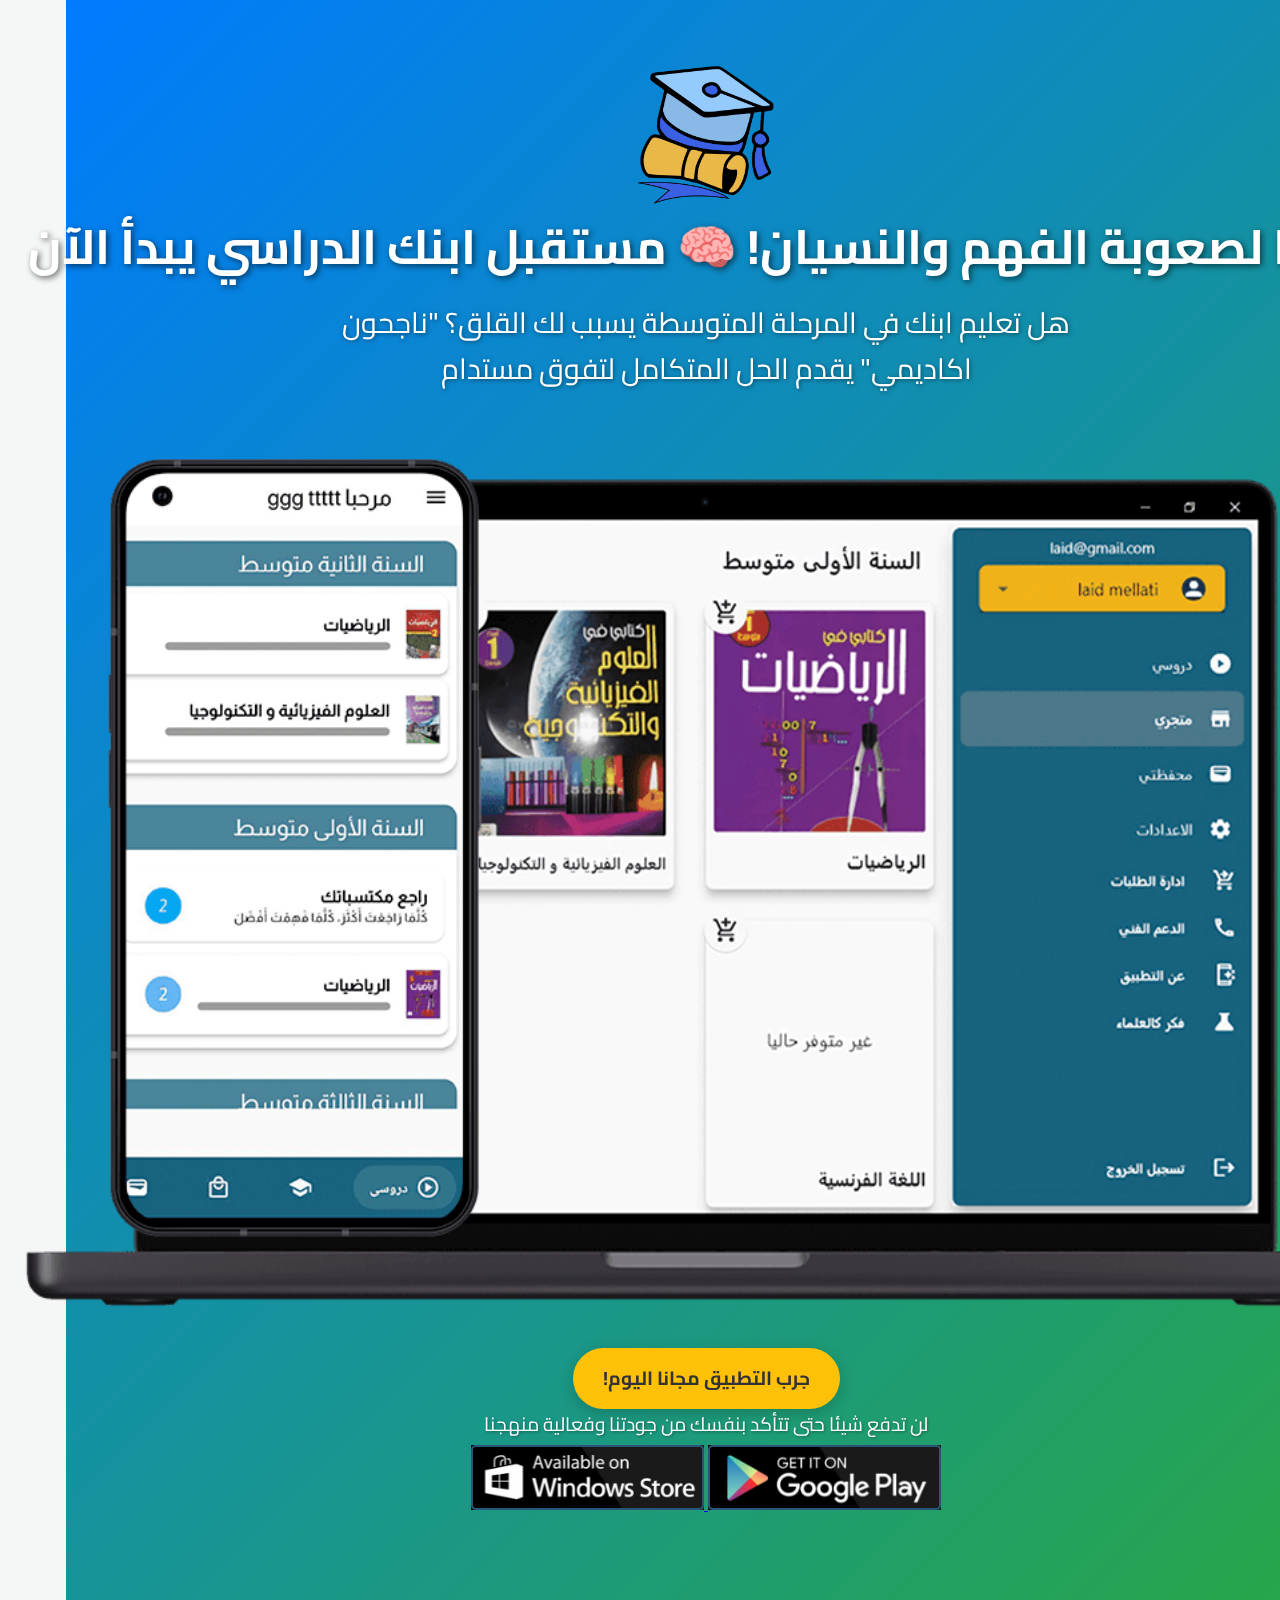
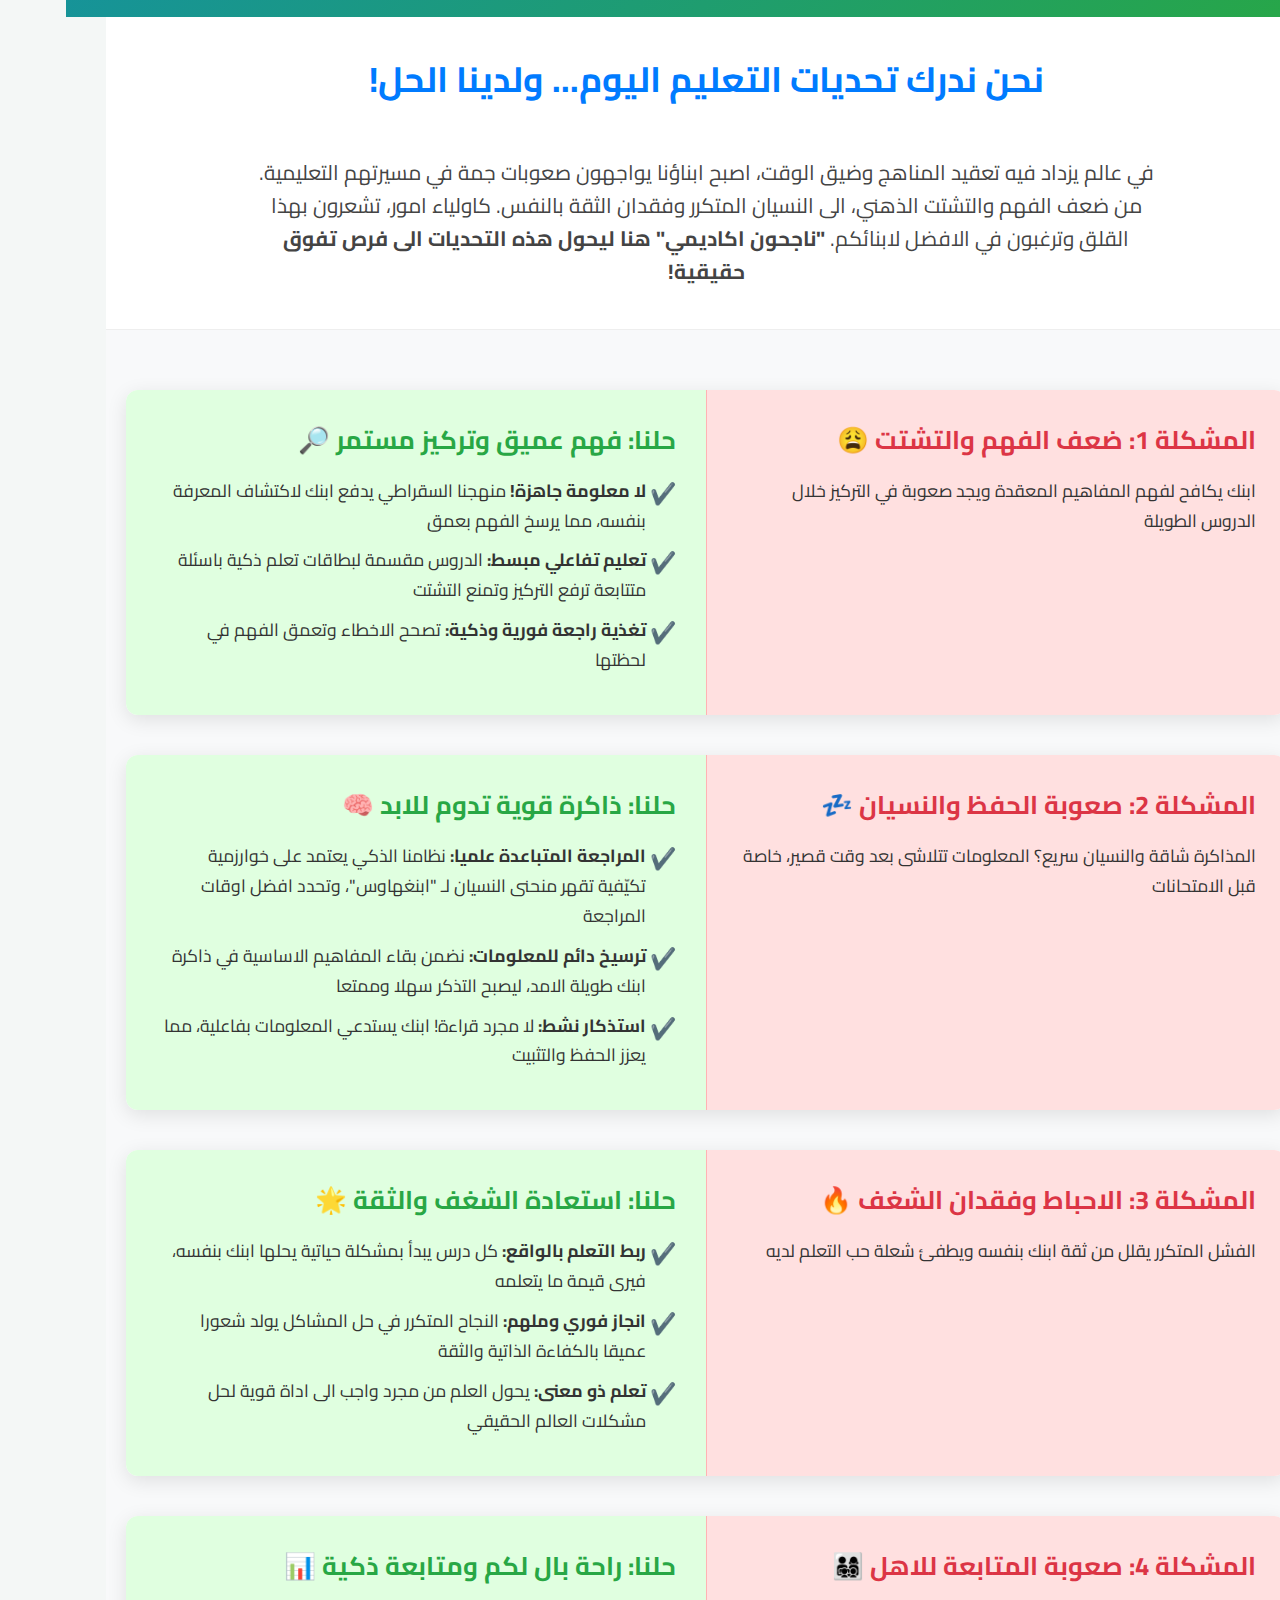
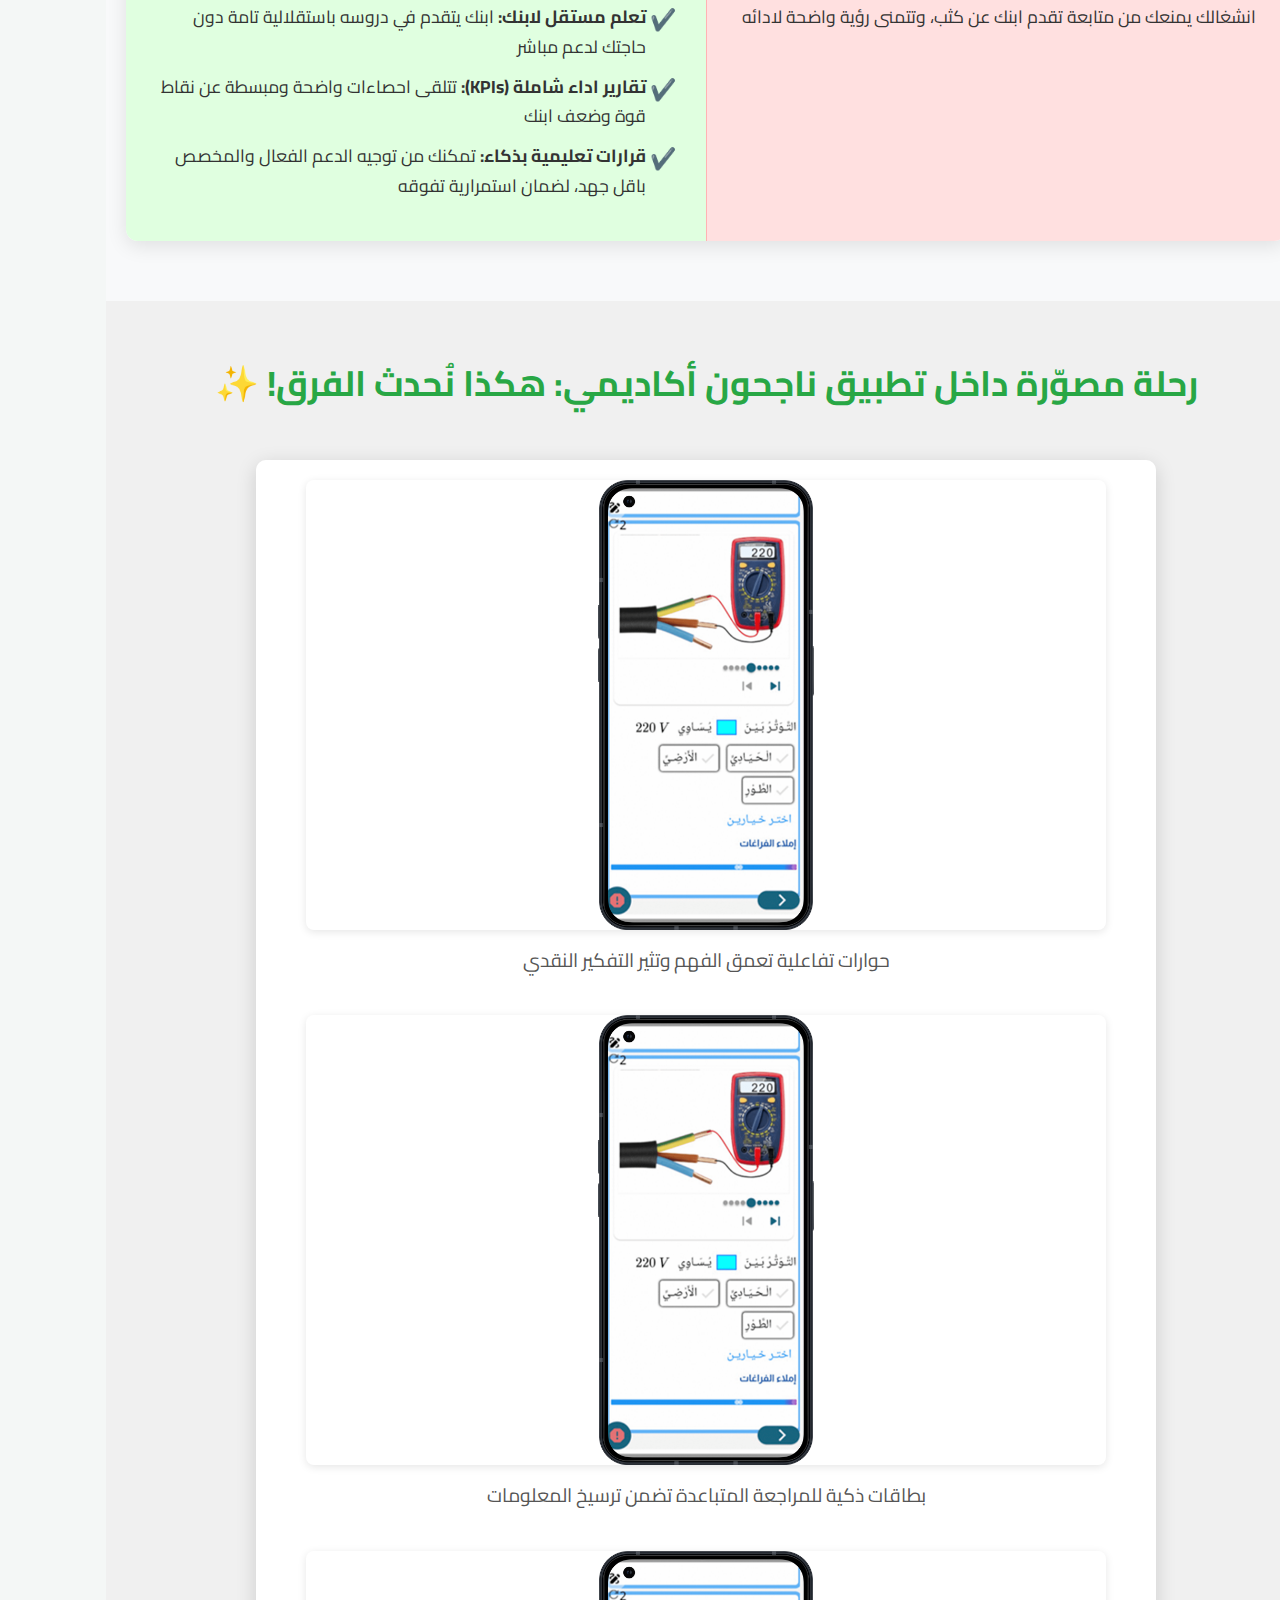
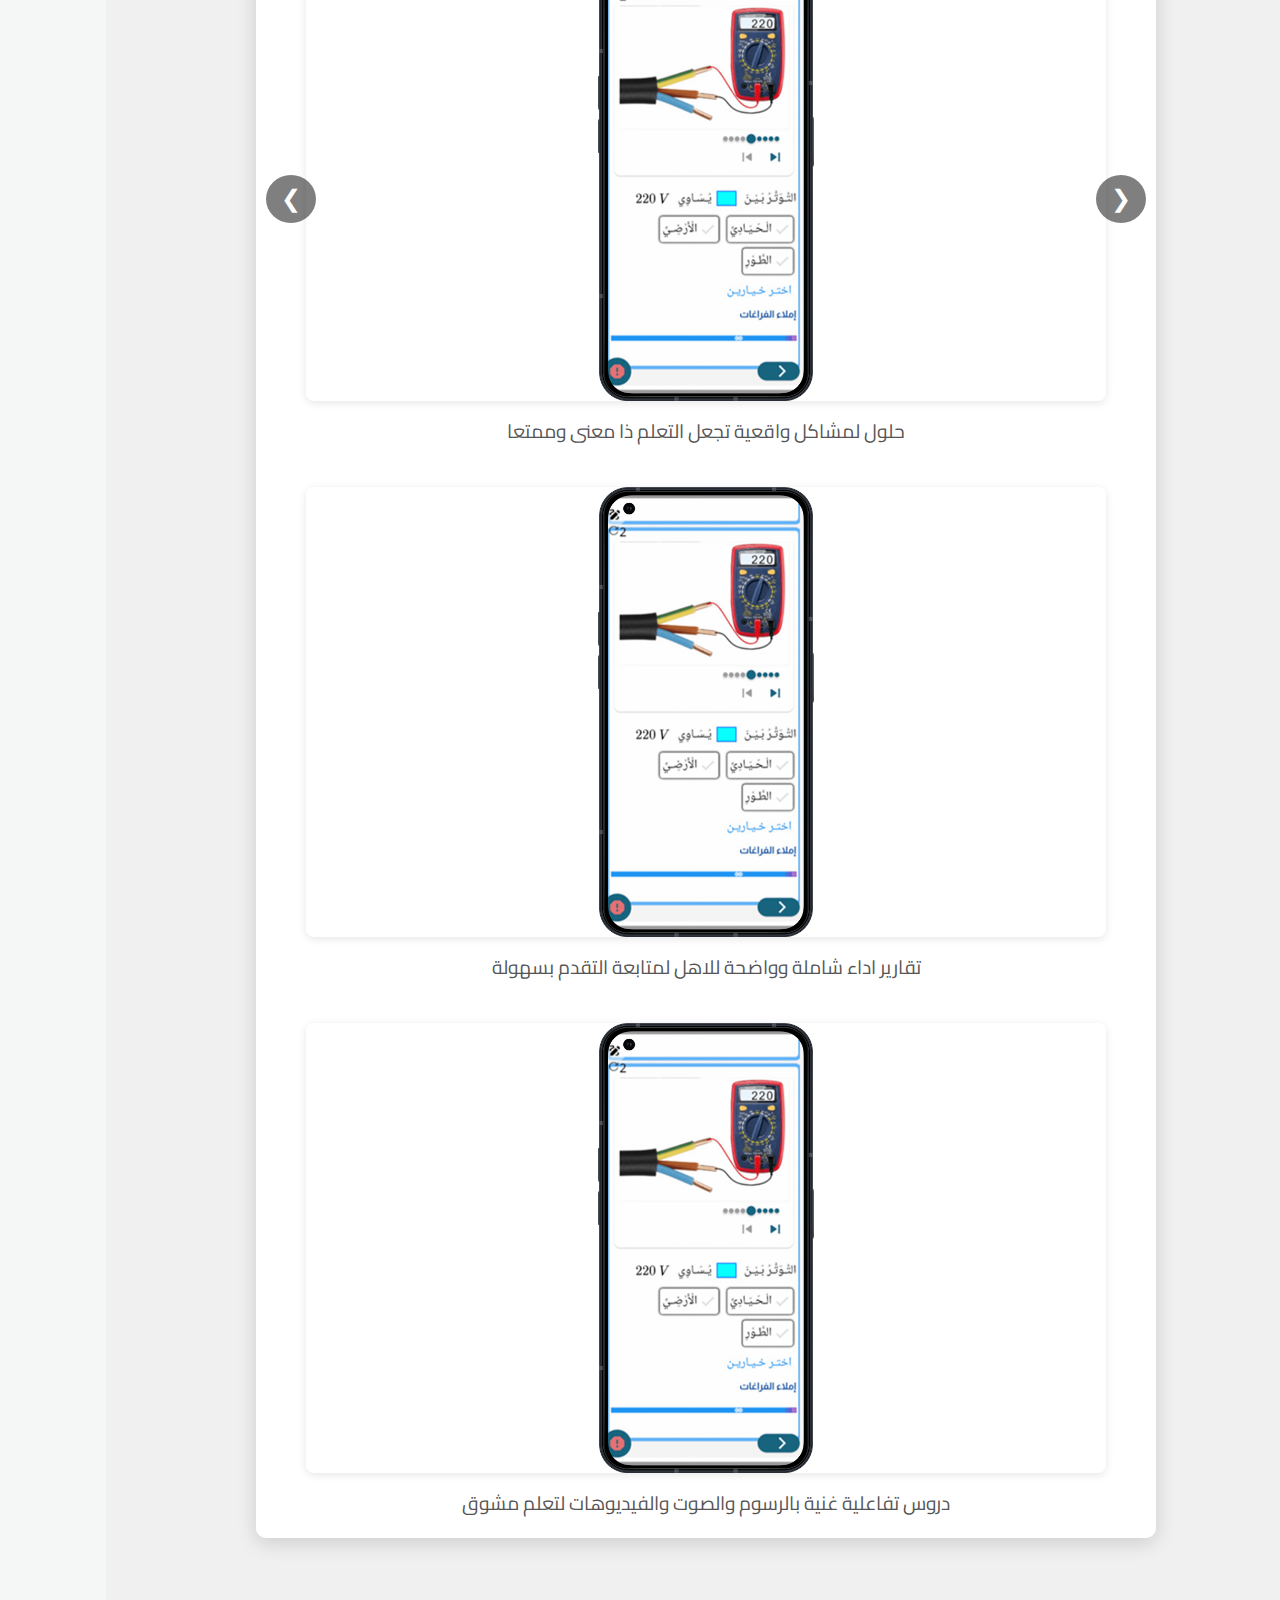
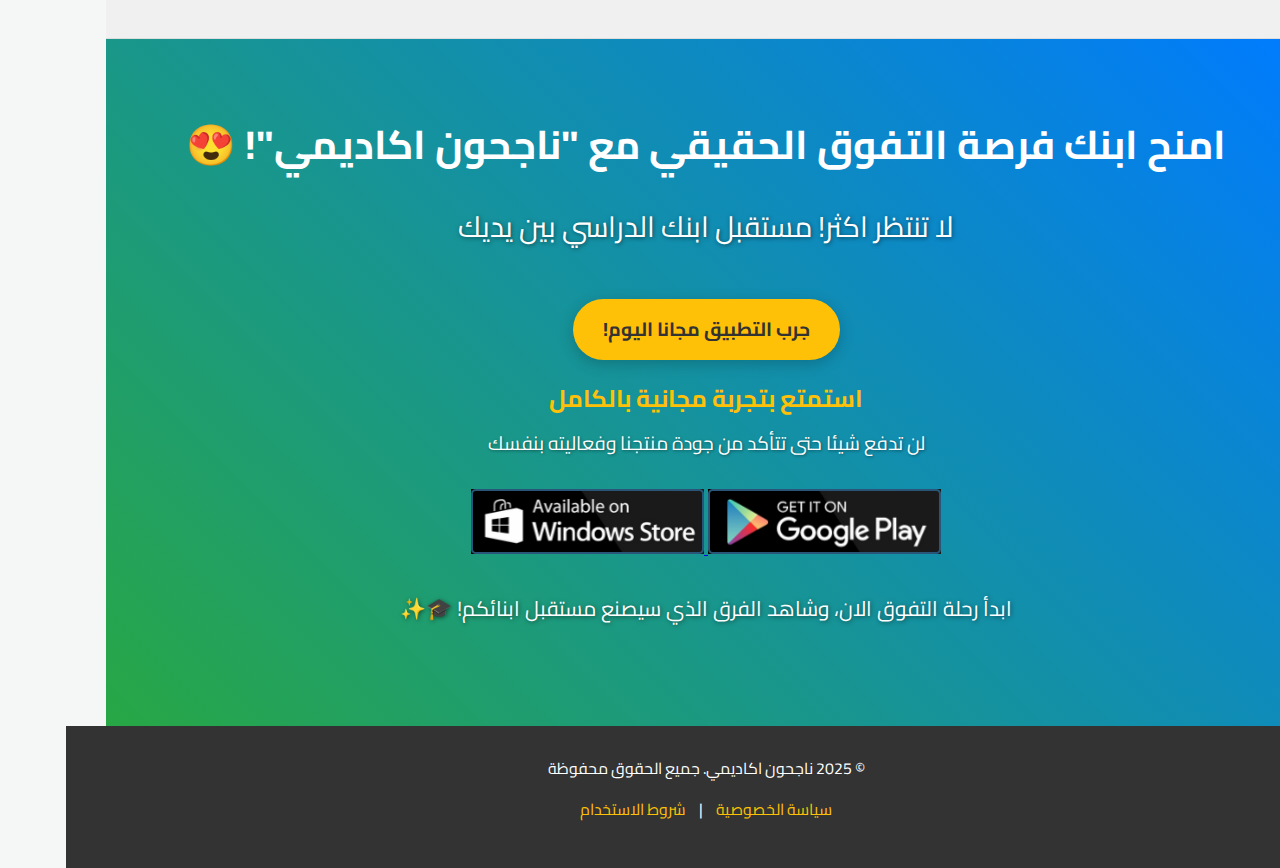
<file: index.html>
<!DOCTYPE html>
<html lang="ar" dir="rtl">

<head>
    <meta charset="UTF-8">
    <meta name="viewport" content="width=device-width, initial-scale=1.0">
    <title>ناجحون اكاديمي - مستقبلك الدراسي يبدأ هنا!</title>
    <meta name="description"
        content="اكتشف ناجحون اكاديمي: الحل المتكامل لطلاب المرحلة المتوسطة لمشاكل ضعف الفهم، صعوبة الحفظ، والنسيان. تعلم مستقل، ذاكرة قوية، شغف متجدد، ومتابعة ذكية للاهل. جرب التطبيق مجاناً الآن وامنح ابنك فرصة التفوق الحقيقي!">

    <!-- Open Graph / Facebook Meta Tags -->
    <meta property="og:type" content="website">
    <meta property="og:url" content="https://yourusername.github.io/najehoon-academy-landing/">
    <meta property="og:title" content="ناجحون اكاديمي - مستقبلك الدراسي يبدأ هنا!">
    <meta property="og:description"
        content="اكتشف ناجحون اكاديمي: الحل المتكامل لطلاب المرحلة المتوسطة لمشاكل ضعف الفهم، صعوبة الحفظ، والنسيان. تعلم مستقل، ذاكرة قوية، شغف متجدد، ومتابعة ذكية للاهل. جرب التطبيق مجاناً الآن وامنح ابنك فرصة التفوق الحقيقي!">
    <meta property="og:image" content="assets/images/najehoon_academy_og_hero_image.png">

    <!-- Twitter Meta Tags -->
    <meta property="twitter:card" content="summary_large_image">
    <meta property="twitter:url" content="https://yourusername.github.io/najehoon-academy-landing/">
    <meta property="twitter:title" content="ناجحون اكاديمي - مستقبلك الدراسي يبدأ هنا!">
    <meta property="twitter:description"
        content="اكتشف ناجحون اكاديمي: الحل المتكامل لطلاب المرحلة المتوسطة لمشاكل ضعف الفهم، صعوبة الحفظ، والنسيان. تعلم مستقل، ذاكرة قوية، شغف متجدد، ومتابعة ذكية للاهل. جرب التطبيق مجاناً الآن وامنح ابنك فرصة التفوق الحقيقي!">
    <meta property="twitter:image" content="assets/images/najehoon_academy_og_hero_image.png">

    <link rel="stylesheet" href="style.css">
    <link href="https://fonts.googleapis.com/css2?family=Cairo:wght@400;700&display=swap" rel="stylesheet">
</head>

<body>
    <header class="hero">
        <div class="top-bar"> <!-- Contains only the logo, centered -->
            <div class="logo">
                <img src="assets/images/najehoon_academy_logo.png" alt="شعار تطبيق ناجحون اكاديمي">
            </div>
        </div>

        <div class="hero-content"> <!-- Main hero text and CTA -->
            <h1>وداعا لصعوبة الفهم والنسيان! 🧠 مستقبل ابنك الدراسي يبدأ الآن</h1>
            <p class="subtitle">هل تعليم ابنك في المرحلة المتوسطة يسبب لك القلق؟ "ناجحون اكاديمي" يقدم الحل المتكامل
                لتفوق مستدام</p>
            <div class="hero-app-showcase">
                <img src="assets/images/hero_app_mockup.png" alt="شاشات تطبيق ناجحون اكاديمي على كمبيوتر وهاتف">
            </div>

            <div class="hero-cta-download">
                <a class="cta-button primary-cta">جرب التطبيق مجانا اليوم!</a>
                <p class="hero-guarantee-text">لن تدفع شيئا حتى تتأكد بنفسك من جودتنا وفعالية منهجنا</p>
                <div class="app-stores-hero">
                    <a href="https://play.google.com/store/apps/details?id=com.keydevolopper78.akadjihhon"
                        target="_blank">
                        <img src="assets/images/google_play_store.png" alt="تنزيل من متجر جوجل بلاي">
                    </a>
                    <a href="https://apps.microsoft.com/store/detail/9NW0GLT1NDMX?cid=DevShareMTGPCS" target="_blank">
                        <img src="assets/images/windows_play_store.png" alt="تنزيل من متجر ويندوز">
                    </a>
                </div>
            </div>
        </div>
    </header>

    <main>
        <section class="value-proposition-section">
            <h2>نحن ندرك تحديات التعليم اليوم... ولدينا الحل!</h2>
            <p class="intro-paragraph">في عالم يزداد فيه تعقيد المناهج وضيق الوقت، اصبح ابناؤنا يواجهون صعوبات جمة في
                مسيرتهم التعليمية. من ضعف الفهم والتشتت الذهني، الى النسيان المتكرر وفقدان الثقة بالنفس. كاولياء امور،
                تشعرون بهذا القلق وترغبون في الافضل لابنائكم. <strong>"ناجحون اكاديمي" هنا ليحول هذه التحديات الى فرص
                    تفوق حقيقية!</strong></p>
        </section>

        <section class="problem-solution-details">
            <div class="problem-solution-card">
                <div class="problem-box">
                    <h3>المشكلة 1: ضعف الفهم والتشتت 😩</h3>
                    <p>ابنك يكافح لفهم المفاهيم المعقدة ويجد صعوبة في التركيز خلال الدروس الطويلة</p>
                </div>
                <div class="solution-box">
                    <h3>حلنا: فهم عميق وتركيز مستمر 🔎</h3>
                    <ul>
                        <li><span class="list-icon">✔️</span> <strong>لا معلومة جاهزة!</strong> منهجنا السقراطي يدفع
                            ابنك لاكتشاف المعرفة بنفسه، مما يرسخ الفهم بعمق</li>
                        <li><span class="list-icon">✔️</span> <strong>تعليم تفاعلي مبسط:</strong> الدروس مقسمة لبطاقات
                            تعلم ذكية باسئلة متتابعة ترفع التركيز وتمنع التشتت</li>
                        <li><span class="list-icon">✔️</span> <strong>تغذية راجعة فورية وذكية:</strong> تصحح الاخطاء
                            وتعمق الفهم في لحظتها</li>
                    </ul>
                </div>
            </div>

            <div class="problem-solution-card">
                <div class="problem-box">
                    <h3>المشكلة 2: صعوبة الحفظ والنسيان 💤</h3>
                    <p>المذاكرة شاقة والنسيان سريع؟ المعلومات تتلاشى بعد وقت قصير، خاصة قبل الامتحانات</p>
                </div>
                <div class="solution-box">
                    <h3>حلنا: ذاكرة قوية تدوم للابد 🧠</h3>
                    <ul>
                        <li><span class="list-icon">✔️</span> <strong>المراجعة المتباعدة علميا:</strong> نظامنا الذكي
                            يعتمد على خوارزمية تكيّفية تقهر منحنى النسيان لـ "ابنغهاوس"، وتحدد افضل اوقات المراجعة</li>
                        <li><span class="list-icon">✔️</span> <strong>ترسيخ دائم للمعلومات:</strong> نضمن بقاء المفاهيم
                            الاساسية في ذاكرة ابنك طويلة الامد، ليصبح التذكر سهلا وممتعا</li>
                        <li><span class="list-icon">✔️</span> <strong>استذكار نشط:</strong> لا مجرد قراءة! ابنك يستدعي
                            المعلومات بفاعلية، مما يعزز الحفظ والتثبيت</li>
                    </ul>
                </div>
            </div>

            <div class="problem-solution-card">
                <div class="problem-box">
                    <h3>المشكلة 3: الاحباط وفقدان الشغف 🔥</h3>
                    <p>الفشل المتكرر يقلل من ثقة ابنك بنفسه ويطفئ شعلة حب التعلم لديه</p>
                </div>
                <div class="solution-box">
                    <h3>حلنا: استعادة الشغف والثقة 🌟</h3>
                    <ul>
                        <li><span class="list-icon">✔️</span> <strong>ربط التعلم بالواقع:</strong> كل درس يبدأ بمشكلة
                            حياتية يحلها ابنك بنفسه، فيرى قيمة ما يتعلمه</li>
                        <li><span class="list-icon">✔️</span> <strong>انجاز فوري وملهم:</strong> النجاح المتكرر في حل
                            المشاكل يولد شعورا عميقا بالكفاءة الذاتية والثقة</li>
                        <li><span class="list-icon">✔️</span> <strong>تعلم ذو معنى:</strong> يحول العلم من مجرد واجب الى
                            اداة قوية لحل مشكلات العالم الحقيقي</li>
                    </ul>
                </div>
            </div>

            <div class="problem-solution-card">
                <div class="problem-box">
                    <h3>المشكلة 4: صعوبة المتابعة للاهل 👨‍👩‍👧‍👦</h3>
                    <p>انشغالك يمنعك من متابعة تقدم ابنك عن كثب، وتتمنى رؤية واضحة لادائه</p>
                </div>
                <div class="solution-box">
                    <h3>حلنا: راحة بال لكم ومتابعة ذكية 📊</h3>
                    <ul>
                        <li><span class="list-icon">✔️</span> <strong>تعلم مستقل لابنك:</strong> ابنك يتقدم في دروسه
                            باستقلالية تامة دون حاجتك لدعم مباشر</li>
                        <li><span class="list-icon">✔️</span> <strong>تقارير اداء شاملة (KPIs):</strong> تتلقى احصاءات
                            واضحة ومبسطة عن نقاط قوة وضعف ابنك</li>
                        <li><span class="list-icon">✔️</span> <strong>قرارات تعليمية بذكاء:</strong> تمكنك من توجيه
                            الدعم الفعال والمخصص باقل جهد، لضمان استمرارية تفوقه</li>
                    </ul>
                </div>
            </div>
        </section>

        <!-- App Features Carousel -->
        <!-- New Section: App Features Carousel -->
        <section class="app-carousel-section">
            <h2>رحلة مصوّرة داخل تطبيق ناجحون أكاديمي: هكذا نُحدث الفرق! ✨</h2>
            <div class="carousel-container">
                <div class="carousel-wrapper"> <!-- Added a wrapper for simpler JS/CSS -->
                    <div class="carousel-slide active-slide">
                        <img src="assets/images/image1.png" alt="شاشة التطبيق: حوار سقراطي">
                        <p>حوارات تفاعلية تعمق الفهم وتثير التفكير النقدي</p>
                    </div>
                    <div class="carousel-slide">
                        <img src="assets/images/image1.png" alt="شاشة التطبيق: بطاقات مراجعة متباعدة">
                        <p>بطاقات ذكية للمراجعة المتباعدة تضمن ترسيخ المعلومات</p>
                    </div>
                    <div class="carousel-slide">
                        <img src="assets/images/image1.png" alt="شاشة التطبيق: حل مشكلة واقعية">
                        <p>حلول لمشاكل واقعية تجعل التعلم ذا معنى وممتعا</p>
                    </div>
                    <div class="carousel-slide">
                        <img src="assets/images/image1.png" alt="شاشة التطبيق: لوحة تحكم مؤشرات الاداء">
                        <p>تقارير اداء شاملة وواضحة للاهل لمتابعة التقدم بسهولة</p>
                    </div>
                    <div class="carousel-slide">
                        <img src="assets/images/image1.png" alt="شاشة التطبيق: درس تفاعلي">
                        <p>دروس تفاعلية غنية بالرسوم والصوت والفيديوهات لتعلم مشوق</p>
                    </div>
                </div>
                <button class="carousel-button prev">❮</button>
                <button class="carousel-button next">❯</button>
                <div class="carousel-dots"></div> <!-- New: Navigation dots -->
            </div>
        </section>

        <!-- <section class="testimonials-section">
            <h2>ماذا يقول اولياء الامور عن "ناجحون اكاديمي"؟ 💖</h2>
            <div class="testimonial-card">
                <p>"ابنتي كانت تكره الرياضيات، واليوم اصبحت تحبها! شكرا "ناجحون اكاديمي" على هذا التحول الرائع. الدرجات
                    تحسنت وثقتها ارتفعت بشكل لا يصدق!"</p>
                <p class="author">- ام محمد</p>
            </div>
            <div class="testimonial-card">
                <p>"لم اكن اتخيل ان ابني يستطيع التعلم بمثل هذه الاستقلالية. تقارير الاداء اليومية تمنحني راحة بال تامة.
                    منتج رائع!"</p>
                <p class="author">- الاستاذ احمد</p>
            </div>
            <a href="#" class="cta-button secondary-cta">اكتشف المزيد من قصص النجاح</a>
        </section> -->

        <section id="download-section" class="cta-section download-cta-section">
            <h2>امنح ابنك فرصة التفوق الحقيقي مع "ناجحون اكاديمي"! 😍</h2>
            <p class="cta-subtitle">لا تنتظر اكثر! مستقبل ابنك الدراسي بين يديك</p>

            <a href="#" class="cta-button primary-cta">جرب التطبيق مجانا اليوم!</a>
            <p class="cta-offer-text">استمتع بتجربة مجانية بالكامل</p>
            <p class="cta-guarantee">لن تدفع شيئا حتى تتأكد من جودة منتجنا وفعاليته بنفسك</p>

            <div class="app-stores-hero">
                <a href="https://play.google.com/store/apps/details?id=com.keydevolopper78.akadjihhon" target="_blank">
                    <img src="assets/images/google_play_store.png" alt="تنزيل من متجر جوجل بلاي">
                </a>
                <a href="https://apps.microsoft.com/store/detail/9NW0GLT1NDMX?cid=DevShareMTGPCS" target="_blank">
                    <img src="assets/images/windows_play_store.png" alt="تنزيل من متجر ويندوز">
                </a>
            </div>




            <p class="final-cta-text">ابدأ رحلة التفوق الان، وشاهد الفرق الذي سيصنع مستقبل ابنائكم! 🎓✨</p>
        </section>

        <!-- <section class="contact-form-section">
            <h2>هل لديك اسئلة؟ تواصل معنا!</h2>
            <form action="https://formspree.io/f/yourformid" method="POST" class="contact-form">
                <input type="text" name="name" placeholder="الاسم الكامل" required>
                <input type="email" name="email" placeholder="بريدك الالكتروني" required>
                <input type="tel" name="phone" placeholder="رقم الهاتف (اختياري)">
                <textarea name="message" placeholder="رسالتك (اختياري)"></textarea>
                <button type="submit" class="cta-button">ارسال الرسالة</button>
            </form>
            <p class="form-note"><sup>*</sup> لن نشارك بياناتك مع اي طرف ثالث. ونسعى للرد على جميع استفساراتكم باسرع وقت
                ممكن</p>
        </section> -->
    </main>

    <footer>
        <p>&copy; 2025 ناجحون اكاديمي. جميع الحقوق محفوظة</p>
        <p><a href="privacy-policy.html">سياسة الخصوصية</a> | <a href="terms-of-service.html">شروط الاستخدام</a></p>
    </footer>

    <script src="script.js"></script>
</body>

</html>
</file>
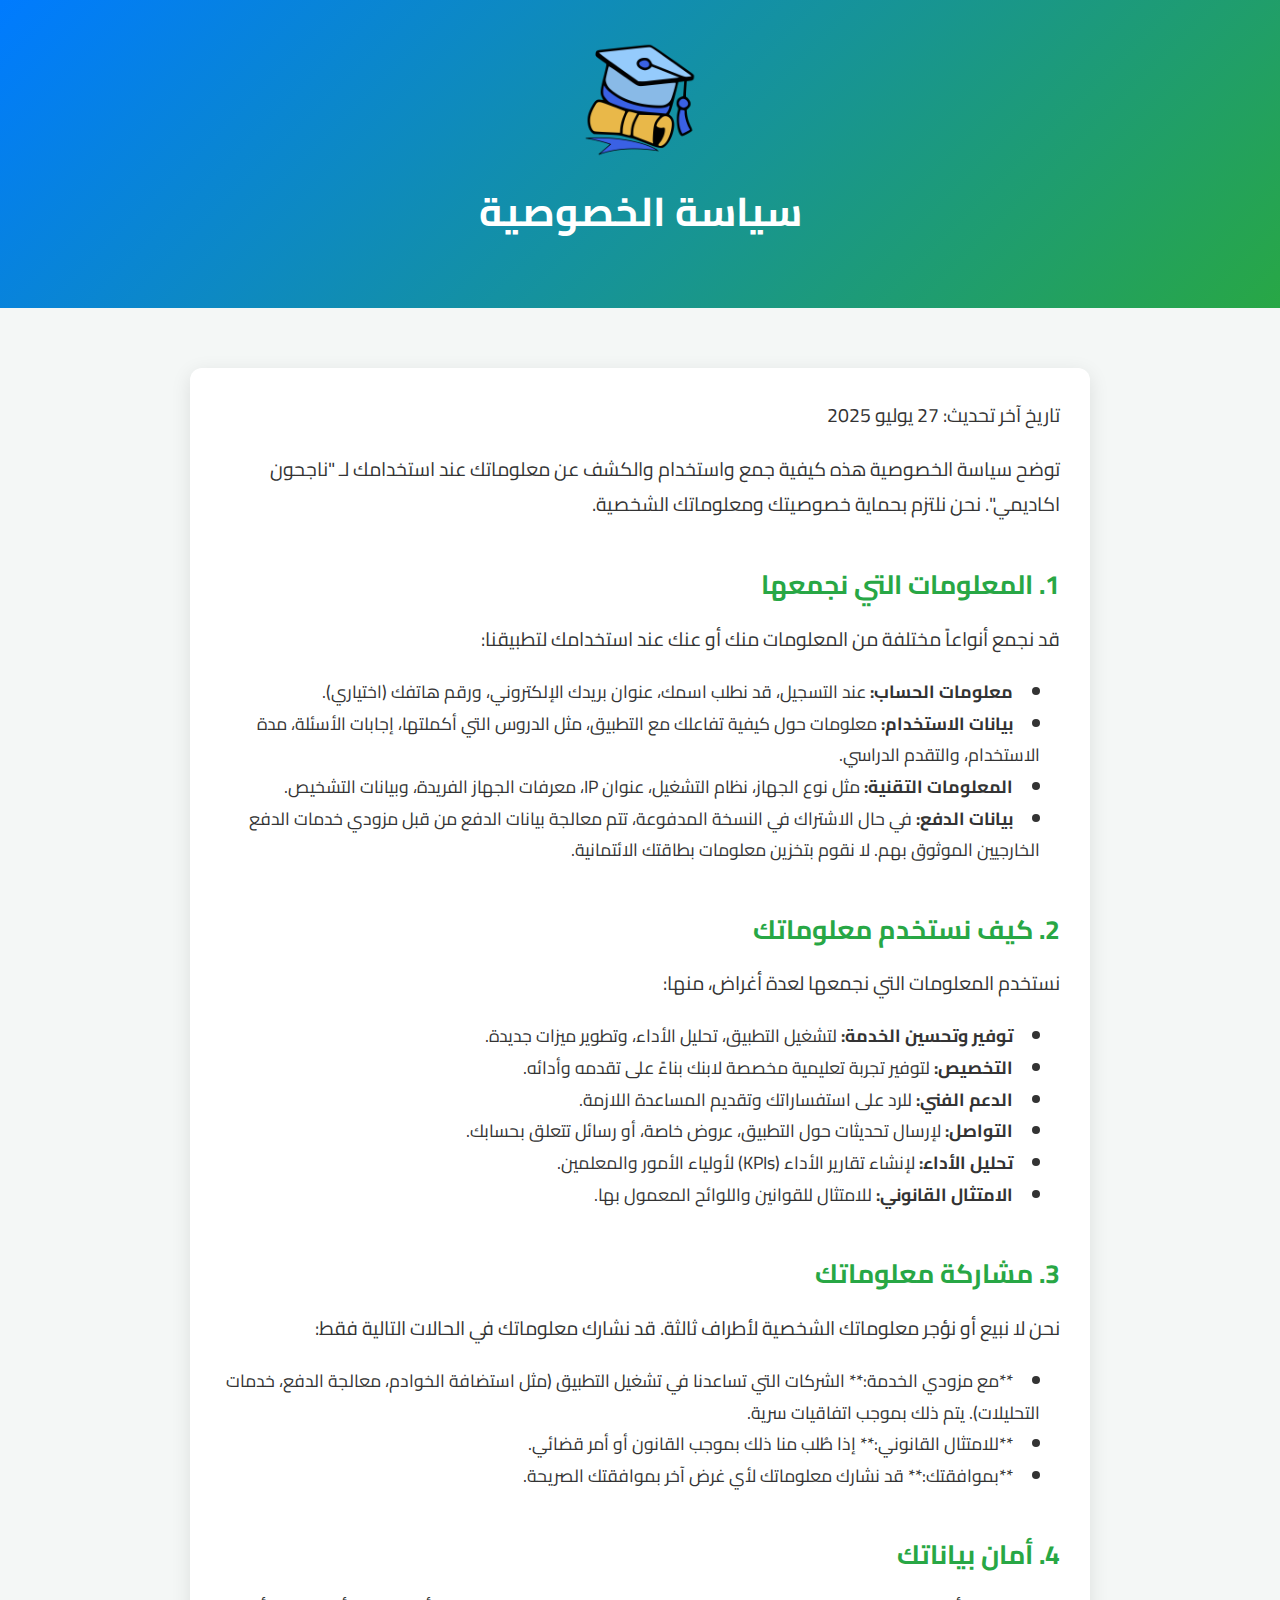
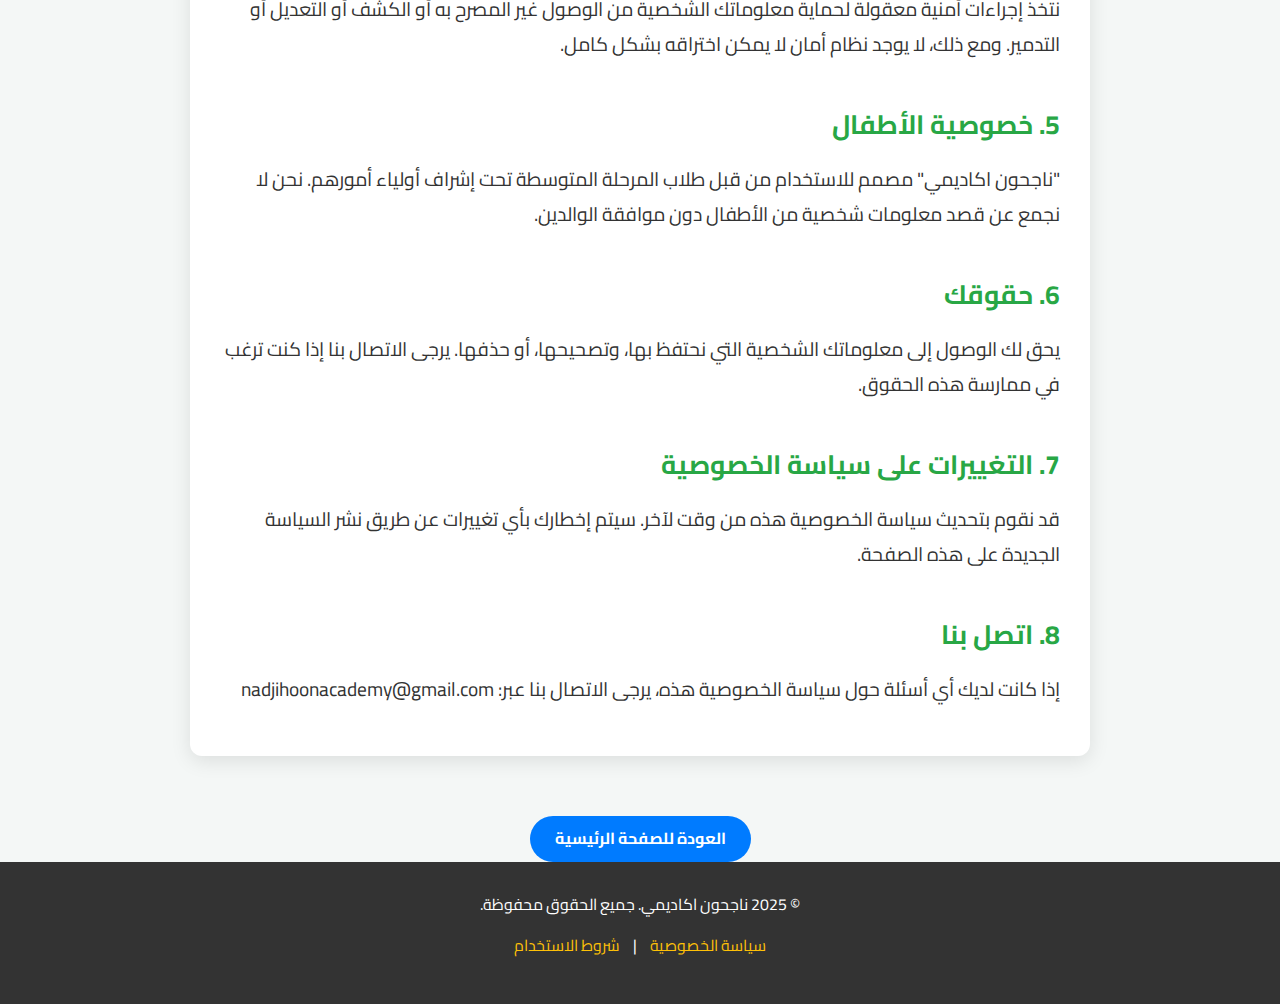
<file: privacy-policy.html>
<!DOCTYPE html>
<html lang="ar" dir="rtl">

<head>
    <meta charset="UTF-8">
    <meta name="viewport" content="width=device-width, initial-scale=1.0">
    <title>سياسة الخصوصية - ناجحون اكاديمي</title>
    <link rel="stylesheet" href="style.css"> <!-- استخدم نفس ملف CSS الرئيسي -->
    <link href="https://fonts.googleapis.com/css2?family=Cairo:wght@400;700&display=swap" rel="stylesheet">
    <style>
        /* Specific styles for policy pages to make them readable */
        .policy-content {
            max-width: 900px;
            margin: 60px auto;
            padding: 30px;
            background-color: #fff;
            border-radius: 12px;
            box-shadow: 0 5px 20px rgba(0, 0, 0, 0.1);
            text-align: right;
            line-height: 1.8;
            font-size: 1.1em;
        }

        .policy-content h1,
        .policy-content h2 {
            color: #007bff;
            text-align: center;
            margin-bottom: 1em;
        }

        .policy-content h3 {
            color: #28a745;
            margin-top: 1.5em;
            margin-bottom: 0.5em;
        }

        .policy-content ul {
            list-style: disc inside;
            padding-right: 20px;
            margin-bottom: 1em;
        }

        .policy-content p strong {
            color: #007bff;
        }

        .back-to-home {
            text-align: center;
            margin-top: 30px;
        }

        .back-to-home a {
            display: inline-block;
            background-color: #007bff;
            color: #fff;
            padding: 10px 25px;
            border-radius: 50px;
            text-decoration: none;
            font-weight: 700;
        }

        .back-to-home a:hover {
            background-color: #0056b3;
        }
    </style>
</head>

<body>
    <header class="hero" style="min-height: 15vh; padding: 40px 20px;">
        <div class="logo" style="position: static; margin-bottom: 20px;">
            <img src="assets/images/najehoon_academy_logo.png" alt="شعار تطبيق ناجحون اكاديمي"
                style="max-width: 120px;">
        </div>
        <h1 style="color: #fff; font-size: 2.5em;">سياسة الخصوصية</h1>
    </header>

    <div class="policy-content">
        <p>تاريخ آخر تحديث: 27 يوليو 2025</p>

        <p>توضح سياسة الخصوصية هذه كيفية جمع واستخدام والكشف عن معلوماتك عند استخدامك لـ "ناجحون اكاديمي". نحن نلتزم
            بحماية خصوصيتك ومعلوماتك الشخصية.</p>

        <h3>1. المعلومات التي نجمعها</h3>
        <p>قد نجمع أنواعاً مختلفة من المعلومات منك أو عنك عند استخدامك لتطبيقنا:</p>
        <ul>
            <li><strong>معلومات الحساب:</strong> عند التسجيل، قد نطلب اسمك، عنوان بريدك الإلكتروني، ورقم هاتفك
                (اختياري).</li>
            <li><strong>بيانات الاستخدام:</strong> معلومات حول كيفية تفاعلك مع التطبيق، مثل الدروس التي أكملتها، إجابات
                الأسئلة، مدة الاستخدام، والتقدم الدراسي.</li>
            <li><strong>المعلومات التقنية:</strong> مثل نوع الجهاز، نظام التشغيل، عنوان IP، معرفات الجهاز الفريدة،
                وبيانات التشخيص.</li>
            <li><strong>بيانات الدفع:</strong> في حال الاشتراك في النسخة المدفوعة، تتم معالجة بيانات الدفع من قبل مزودي
                خدمات الدفع الخارجيين الموثوق بهم. لا نقوم بتخزين معلومات بطاقتك الائتمانية.</li>
        </ul>

        <h3>2. كيف نستخدم معلوماتك</h3>
        <p>نستخدم المعلومات التي نجمعها لعدة أغراض، منها:</p>
        <ul>
            <li><strong>توفير وتحسين الخدمة:</strong> لتشغيل التطبيق، تحليل الأداء، وتطوير ميزات جديدة.</li>
            <li><strong>التخصيص:</strong> لتوفير تجربة تعليمية مخصصة لابنك بناءً على تقدمه وأدائه.</li>
            <li><strong>الدعم الفني:</strong> للرد على استفساراتك وتقديم المساعدة اللازمة.</li>
            <li><strong>التواصل:</strong> لإرسال تحديثات حول التطبيق، عروض خاصة، أو رسائل تتعلق بحسابك.</li>
            <li><strong>تحليل الأداء:</strong> لإنشاء تقارير الأداء (KPIs) لأولياء الأمور والمعلمين.</li>
            <li><strong>الامتثال القانوني:</strong> للامتثال للقوانين واللوائح المعمول بها.</li>
        </ul>

        <h3>3. مشاركة معلوماتك</h3>
        <p>نحن لا نبيع أو نؤجر معلوماتك الشخصية لأطراف ثالثة. قد نشارك معلوماتك في الحالات التالية فقط:</p>
        <ul>
            <li>**مع مزودي الخدمة:** الشركات التي تساعدنا في تشغيل التطبيق (مثل استضافة الخوادم، معالجة الدفع، خدمات
                التحليلات). يتم ذلك بموجب اتفاقيات سرية.</li>
            <li>**للامتثال القانوني:** إذا طُلب منا ذلك بموجب القانون أو أمر قضائي.</li>
            <li>**بموافقتك:** قد نشارك معلوماتك لأي غرض آخر بموافقتك الصريحة.</li>
        </ul>

        <h3>4. أمان بياناتك</h3>
        <p>نتخذ إجراءات أمنية معقولة لحماية معلوماتك الشخصية من الوصول غير المصرح به أو الكشف أو التعديل أو التدمير. ومع
            ذلك، لا يوجد نظام أمان لا يمكن اختراقه بشكل كامل.</p>

        <h3>5. خصوصية الأطفال</h3>
        <p>"ناجحون اكاديمي" مصمم للاستخدام من قبل طلاب المرحلة المتوسطة تحت إشراف أولياء أمورهم. نحن لا نجمع عن قصد
            معلومات شخصية من الأطفال دون موافقة الوالدين.</p>

        <h3>6. حقوقك</h3>
        <p>يحق لك الوصول إلى معلوماتك الشخصية التي نحتفظ بها، وتصحيحها، أو حذفها. يرجى الاتصال بنا إذا كنت ترغب في
            ممارسة هذه الحقوق.</p>

        <h3>7. التغييرات على سياسة الخصوصية</h3>
        <p>قد نقوم بتحديث سياسة الخصوصية هذه من وقت لآخر. سيتم إخطارك بأي تغييرات عن طريق نشر السياسة الجديدة على هذه
            الصفحة.</p>

        <h3>8. اتصل بنا</h3>
        <p>إذا كانت لديك أي أسئلة حول سياسة الخصوصية هذه، يرجى الاتصال بنا عبر: nadjihoonacademy@gmail.com </p>
    </div>

    <div class="back-to-home">
        <a href="index.html">العودة للصفحة الرئيسية</a>
    </div>

    <footer>
        <p>&copy; 2025 ناجحون اكاديمي. جميع الحقوق محفوظة.</p>
        <p><a href="privacy-policy.html">سياسة الخصوصية</a> | <a href="terms-of-service.html">شروط الاستخدام</a></p>
    </footer>
</body>

</html>
</file>
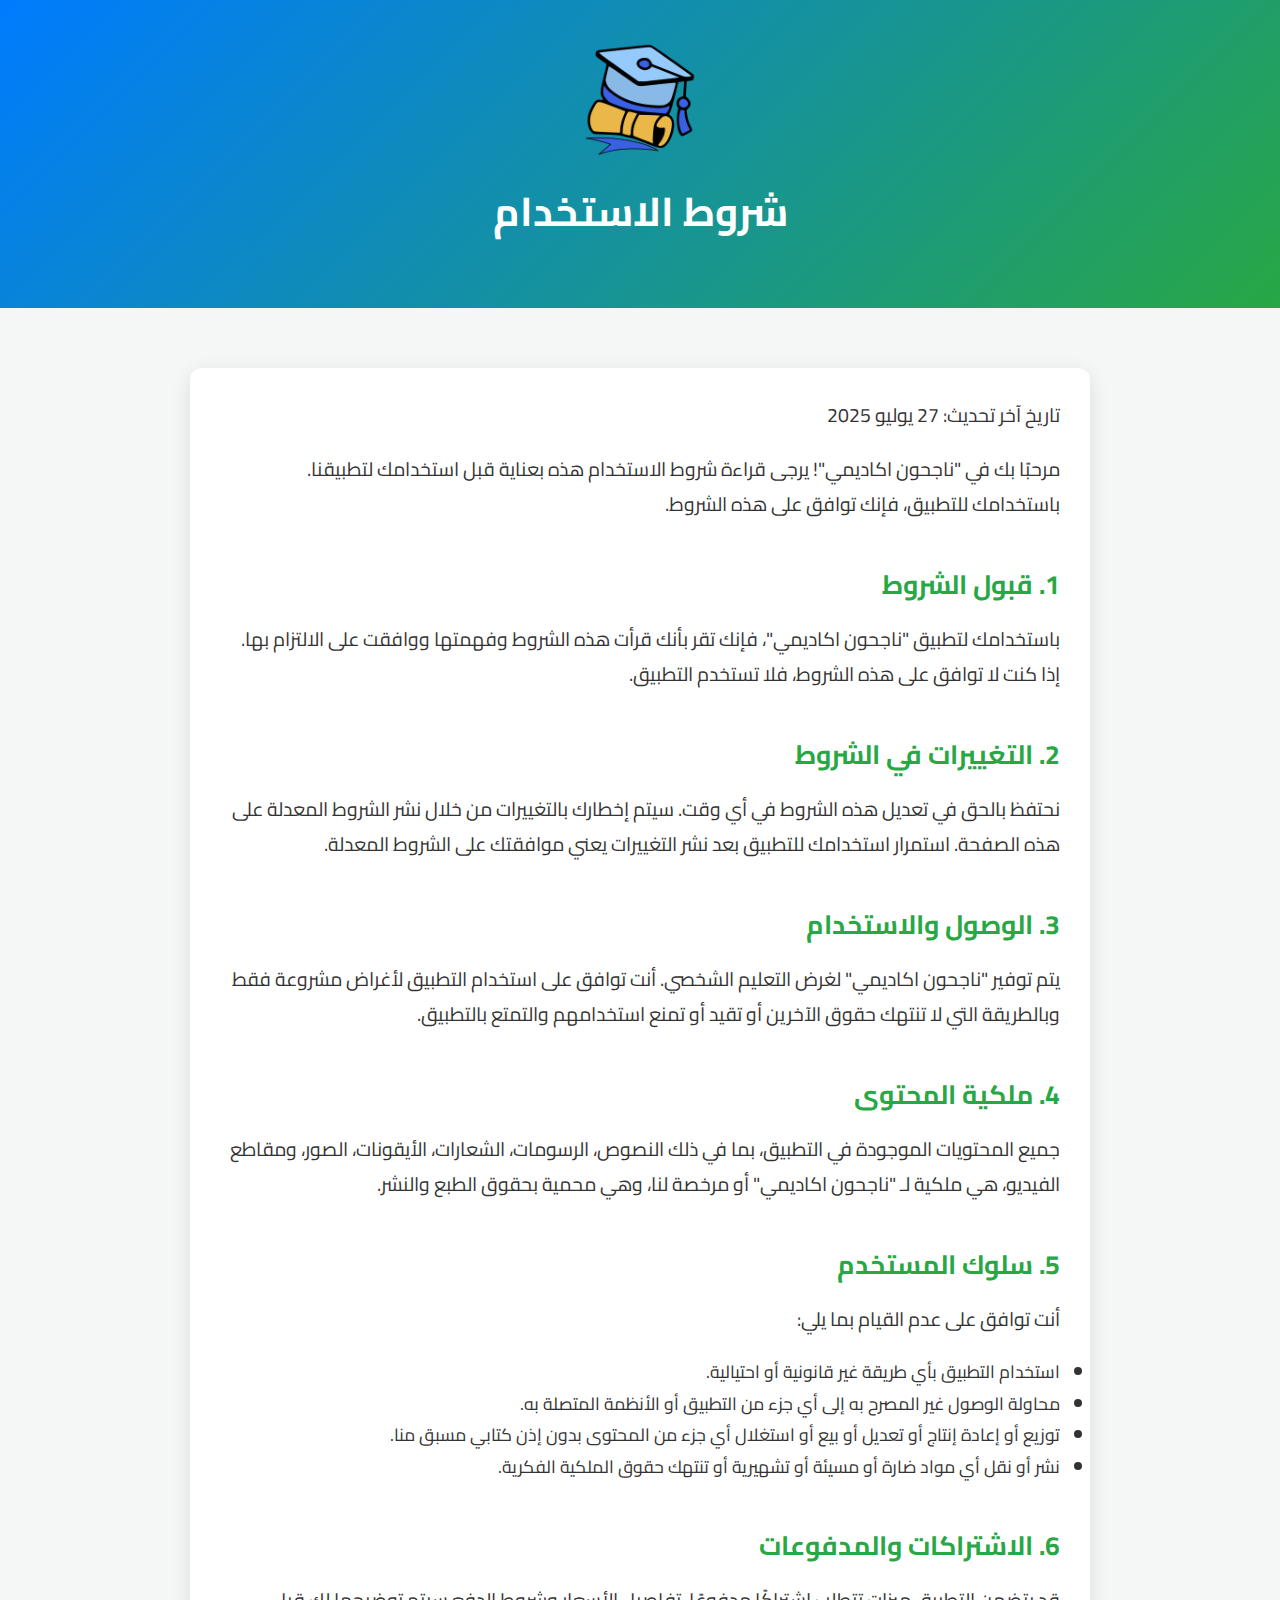
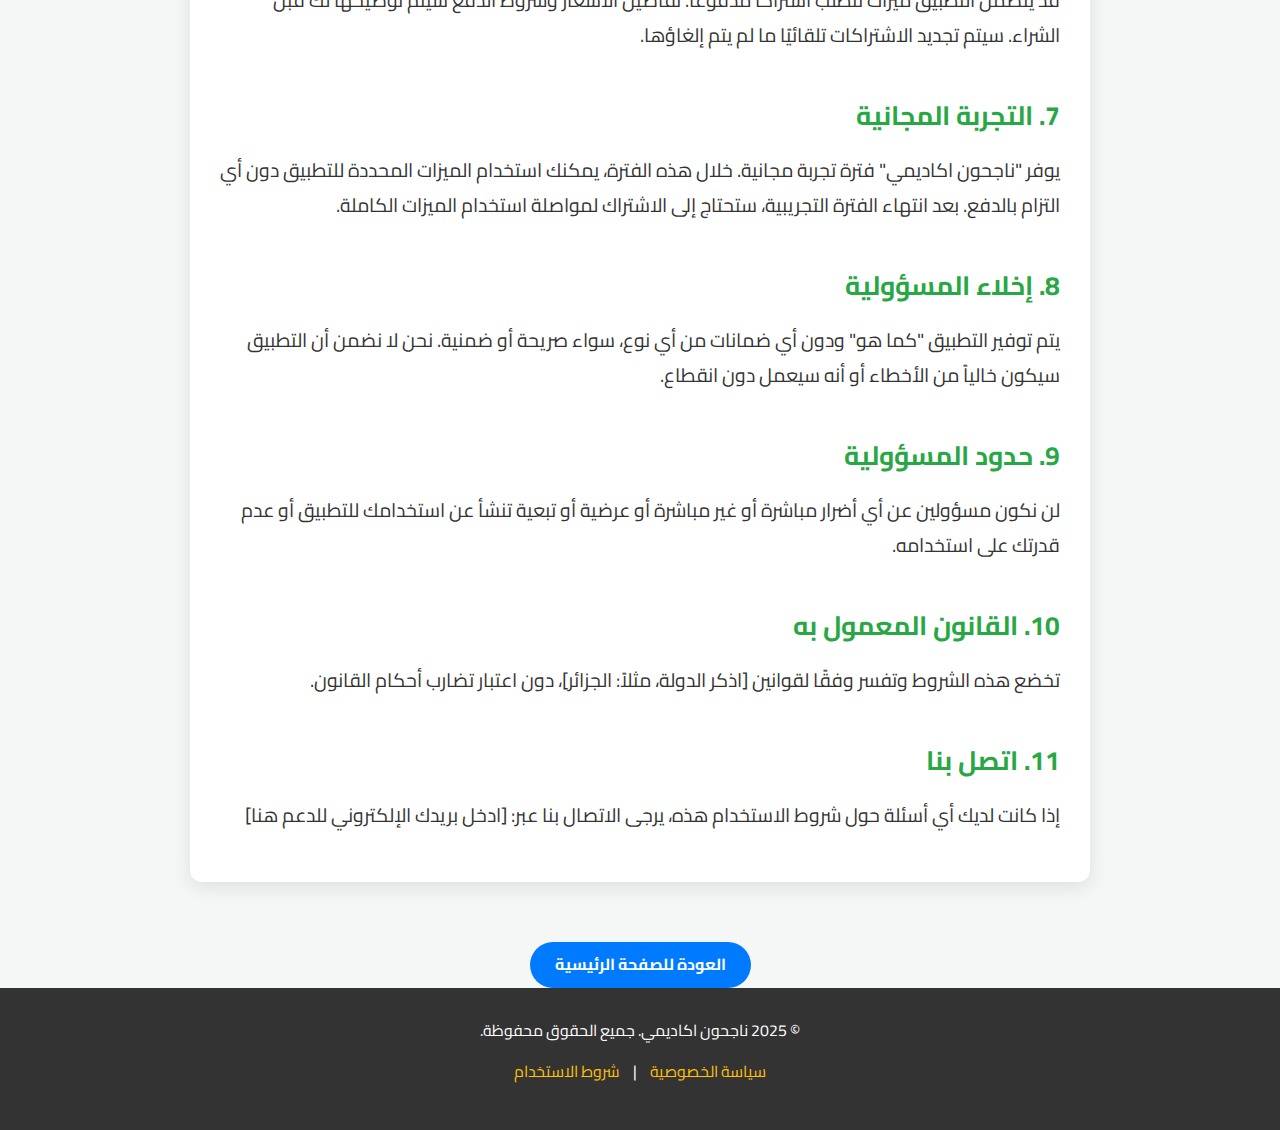
<file: terms-of-service.html>
<!DOCTYPE html>
<html lang="ar" dir="rtl">

<head>
    <meta charset="UTF-8">
    <meta name="viewport" content="width=device-width, initial-scale=1.0">
    <title>شروط الاستخدام - ناجحون اكاديمي</title>
    <link rel="stylesheet" href="style.css"> <!-- استخدم نفس ملف CSS الرئيسي -->
    <link href="https://fonts.googleapis.com/css2?family=Cairo:wght@400;700&display=swap" rel="stylesheet">
    <style>
        /* Specific styles for policy pages to make them readable */
        .policy-content {
            max-width: 900px;
            margin: 60px auto;
            padding: 30px;
            background-color: #fff;
            border-radius: 12px;
            box-shadow: 0 5px 20px rgba(0, 0, 0, 0.1);
            text-align: right;
            line-height: 1.8;
            font-size: 1.1em;
        }

        .policy-content h1,
        .policy-content h2 {
            color: #007bff;
            text-align: center;
            margin-bottom: 1em;
        }

        .policy-content h3 {
            color: #28a745;
            margin-top: 1.5em;
            margin-bottom: 0.5em;
        }

        .policy-content ol {
            list-style: decimal inside;
            padding-right: 20px;
            margin-bottom: 1em;
        }

        .policy-content ol li strong {
            color: #007bff;
        }

        .back-to-home {
            text-align: center;
            margin-top: 30px;
        }

        .back-to-home a {
            display: inline-block;
            background-color: #007bff;
            color: #fff;
            padding: 10px 25px;
            border-radius: 50px;
            text-decoration: none;
            font-weight: 700;
        }

        .back-to-home a:hover {
            background-color: #0056b3;
        }
    </style>
</head>

<body>
    <header class="hero" style="min-height: 15vh; padding: 40px 20px;">
        <div class="logo" style="position: static; margin-bottom: 20px;">
            <img src="assets/images/najehoon_academy_logo.png" alt="شعار تطبيق ناجحون اكاديمي"
                style="max-width: 120px;">
        </div>
        <h1 style="color: #fff; font-size: 2.5em;">شروط الاستخدام</h1>
    </header>

    <div class="policy-content">
        <p>تاريخ آخر تحديث: 27 يوليو 2025</p>

        <p>مرحبًا بك في "ناجحون اكاديمي"! يرجى قراءة شروط الاستخدام هذه بعناية قبل استخدامك لتطبيقنا. باستخدامك للتطبيق،
            فإنك توافق على هذه الشروط.</p>

        <h3>1. قبول الشروط</h3>
        <p>باستخدامك لتطبيق "ناجحون اكاديمي"، فإنك تقر بأنك قرأت هذه الشروط وفهمتها ووافقت على الالتزام بها. إذا كنت لا
            توافق على هذه الشروط، فلا تستخدم التطبيق.</p>

        <h3>2. التغييرات في الشروط</h3>
        <p>نحتفظ بالحق في تعديل هذه الشروط في أي وقت. سيتم إخطارك بالتغييرات من خلال نشر الشروط المعدلة على هذه الصفحة.
            استمرار استخدامك للتطبيق بعد نشر التغييرات يعني موافقتك على الشروط المعدلة.</p>

        <h3>3. الوصول والاستخدام</h3>
        <p>يتم توفير "ناجحون اكاديمي" لغرض التعليم الشخصي. أنت توافق على استخدام التطبيق لأغراض مشروعة فقط وبالطريقة
            التي لا تنتهك حقوق الآخرين أو تقيد أو تمنع استخدامهم والتمتع بالتطبيق.</p>

        <h3>4. ملكية المحتوى</h3>
        <p>جميع المحتويات الموجودة في التطبيق، بما في ذلك النصوص، الرسومات، الشعارات، الأيقونات، الصور، ومقاطع الفيديو،
            هي ملكية لـ "ناجحون اكاديمي" أو مرخصة لنا، وهي محمية بحقوق الطبع والنشر.</p>

        <h3>5. سلوك المستخدم</h3>
        <p>أنت توافق على عدم القيام بما يلي:</p>
        <ul>
            <li>استخدام التطبيق بأي طريقة غير قانونية أو احتيالية.</li>
            <li>محاولة الوصول غير المصرح به إلى أي جزء من التطبيق أو الأنظمة المتصلة به.</li>
            <li>توزيع أو إعادة إنتاج أو تعديل أو بيع أو استغلال أي جزء من المحتوى بدون إذن كتابي مسبق منا.</li>
            <li>نشر أو نقل أي مواد ضارة أو مسيئة أو تشهيرية أو تنتهك حقوق الملكية الفكرية.</li>
        </ul>

        <h3>6. الاشتراكات والمدفوعات</h3>
        <p>قد يتضمن التطبيق ميزات تتطلب اشتراكًا مدفوعًا. تفاصيل الأسعار وشروط الدفع سيتم توضيحها لك قبل الشراء. سيتم
            تجديد الاشتراكات تلقائيًا ما لم يتم إلغاؤها.</p>

        <h3>7. التجربة المجانية</h3>
        <p>يوفر "ناجحون اكاديمي" فترة تجربة مجانية. خلال هذه الفترة، يمكنك استخدام الميزات المحددة للتطبيق دون أي التزام
            بالدفع. بعد انتهاء الفترة التجريبية، ستحتاج إلى الاشتراك لمواصلة استخدام الميزات الكاملة.</p>

        <h3>8. إخلاء المسؤولية</h3>
        <p>يتم توفير التطبيق "كما هو" ودون أي ضمانات من أي نوع، سواء صريحة أو ضمنية. نحن لا نضمن أن التطبيق سيكون خالياً
            من الأخطاء أو أنه سيعمل دون انقطاع.</p>

        <h3>9. حدود المسؤولية</h3>
        <p>لن نكون مسؤولين عن أي أضرار مباشرة أو غير مباشرة أو عرضية أو تبعية تنشأ عن استخدامك للتطبيق أو عدم قدرتك على
            استخدامه.</p>

        <h3>10. القانون المعمول به</h3>
        <p>تخضع هذه الشروط وتفسر وفقًا لقوانين [اذكر الدولة، مثلاً: الجزائر]، دون اعتبار تضارب أحكام القانون.</p>

        <h3>11. اتصل بنا</h3>
        <p>إذا كانت لديك أي أسئلة حول شروط الاستخدام هذه، يرجى الاتصال بنا عبر: [ادخل بريدك الإلكتروني للدعم هنا]</p>
    </div>

    <div class="back-to-home">
        <a href="index.html">العودة للصفحة الرئيسية</a>
    </div>

    <footer>
        <p>&copy; 2025 ناجحون اكاديمي. جميع الحقوق محفوظة.</p>
        <p><a href="privacy-policy.html">سياسة الخصوصية</a> | <a href="terms-of-service.html">شروط الاستخدام</a></p>
    </footer>
</body>

</html>
</file>
<file: style.css>
/* Basic Reset & Global Styles */
* {
    margin: 0;
    padding: 0;
    box-sizing: border-box;
}

body {
    font-family: 'Cairo', sans-serif;
    line-height: 1.6;
    color: #333;
    background-color: #f4f7f6;
    /* Light grey background */
    direction: rtl;
    /* Right-to-left for Arabic */
    text-align: right;
    /* Align text to the right */
}

/* Typography */
h1,
h2,
h3 {
    color: #007bff;
    /* Primary blue for headings */
    margin-bottom: 0.8em;
    font-weight: 700;
}

h1 {
    font-size: 2.8em;
    line-height: 1.2;
}

h2 {
    font-size: 2.2em;
    line-height: 1.3;
    text-align: center;
    margin-bottom: 1.5em;
    color: #28a745;
    /* Green for section titles */
}

h3 {
    font-size: 1.5em;
    color: #007bff;
}

p {
    margin-bottom: 1em;
    font-size: 1.1em;
}

.subtitle {
    font-size: 1.6em;
    font-weight: 400;
    color: #555;
    margin-bottom: 1.5em;
}

/* Layout - Reusable container for sections */
section {
    padding: 60px 20px;
    max-width: 1200px;
    margin: 0 auto;
}

/* Header & Logo */
.hero {
    background: linear-gradient(135deg, #007bff 0%, #28a745 100%);
    /* Blue to Green gradient */
    color: #fff;
    /* Default text color for hero section is white */
    text-align: center;
    padding: 60px 20px 100px;
    display: flex;
    flex-direction: column;
    align-items: center;
    justify-content: center;
    min-height: 60vh;
    position: relative;
}

.hero-inner-content {
    max-width: 900px;
    margin: 0 auto;
    display: flex;
    flex-direction: column;
    align-items: center;
    width: 100%;
}

.header-branding {
    display: flex;
    justify-content: center;
    width: 100%;
    padding-bottom: 20px;
    padding-top: 20px;
}

.logo img {
    max-width: 150px;
    height: auto;
    border-radius: 5px;
}

.hero-main-content {
    width: 100%;
    text-align: center;
}

/* *** التعديلات الجوهرية هنا لضمان وضوح النص *** */
.hero-content h1 {
    color: #FFFFFF !important;
    /* فرض اللون الأبيض لضمان التباين */
    margin-bottom: 0.5em;
    font-size: 3em;
    text-shadow: 2px 2px 6px rgba(0, 0, 0, 0.6);
    /* ظل أقوى وأغمق */
}

.hero-content .subtitle {
    color: #FFFFFF !important;
    /* فرض اللون الأبيض لضمان التباين */
    font-size: 1.8em;
    max-width: 800px;
    margin-left: auto;
    margin-right: auto;
    text-shadow: 1px 1px 4px rgba(0, 0, 0, 0.5);
    /* ظل أقوى وأغمق */
}

/* أيضا للنصوص الأخرى في قسم الهيرو التي قد تحتاج للوضوح */
.hero-free-trial-text,
.hero-guarantee-text {
    font-size: 1.2em;
    color: #FFFFFF !important;
    /* فرض اللون الأبيض */
    margin-bottom: 5px;
    text-shadow: 1px 1px 3px rgba(0, 0, 0, 0.4);
    /* ظل أقوى */
}

/* *** نهاية التعديلات الجوهرية هنا *** */


/* CTA Button Styles */
.cta-button {
    display: inline-block;
    background-color: #ffc107;
    /* Bright yellow */
    color: #333;
    padding: 15px 30px;
    border: none;
    border-radius: 50px;
    text-decoration: none;
    font-weight: 700;
    font-size: 1.2em;
    transition: background-color 0.3s ease, transform 0.3s ease;
    margin-top: 20px;
    box-shadow: 0 4px 15px rgba(0, 0, 0, 0.2);
}

.cta-button:hover {
    background-color: #e0a800;
    /* Darker yellow on hover */
    transform: translateY(-2px);
}

.primary-cta {
    background-color: #ffc107;
    color: #333;
}

.secondary-cta {
    background-color: #fff;
    color: #007bff;
    border: 2px solid #007bff;
}

.secondary-cta:hover {
    background-color: #f0f0f0;
    color: #0056b3;
}

/* Value Proposition Section */
.value-proposition-section {
    background-color: #fff;
    padding: 40px 20px;
    text-align: center;
    border-bottom: 1px solid #eee;
}

.value-proposition-section h2 {
    color: #007bff;
}

.value-proposition-section .intro-paragraph {
    font-size: 1.3em;
    max-width: 900px;
    margin: 20px auto 0;
    color: #444;
}


/* Problem & Solution Details Section */
.problem-solution-details {
    padding: 60px 20px;
    max-width: 1200px;
    margin: 0 auto;
    background-color: #f8f9fa;
    display: grid;
    grid-template-columns: 1fr;
    gap: 40px;
}

.problem-solution-card {
    display: flex;
    /* flex-direction: row-reverse; */
    /* Problem on right, Solution on left for desktop */
    background-color: #fff;
    border-radius: 12px;
    box-shadow: 0 5px 20px rgba(0, 0, 0, 0.1);
    overflow: hidden;
}

.problem-box,
.solution-box {
    padding: 30px;
    flex: 1;
}

.problem-box {
    background-color: #ffe0e0;
    color: #333;
    border-left: 1px solid #ffb3b3;
}

.problem-box h3 {
    color: #dc3545;
    margin-bottom: 15px;
    font-size: 1.6em;
}

.problem-box p {
    font-size: 1.1em;
    line-height: 1.7;
}

.solution-box {
    background-color: #e0ffe0;
    color: #333;
}

.solution-box h3 {
    color: #28a745;
    margin-bottom: 15px;
    font-size: 1.6em;
}

.solution-box ul {
    list-style: none;
    padding-left: 0;
}

.solution-box ul li {
    position: relative;
    padding-right: 30px;
    margin-bottom: 10px;
    font-size: 1.1em;
    line-height: 1.7;
}

.list-icon {
    position: absolute;
    right: 0;
    color: #28a745;
    font-weight: 700;
    font-size: 1.2em;
}


/* App Carousel Section */
.app-carousel-section {
    background-color: #f0f0f0;
    padding: 60px 20px;
    border-bottom: 1px solid #ddd;
}

.carousel-container {
    position: relative;
    max-width: 900px;
    margin: 40px auto;
    overflow: hidden;
    border-radius: 10px;
    box-shadow: 0 5px 20px rgba(0, 0, 0, 0.15);
}

.carousel-track {
    display: flex;
    transition: transform 0.5s ease-in-out;
}

.carousel-slide {
    min-width: 100%;
    box-sizing: border-box;
    display: flex;
    flex-direction: column;
    align-items: center;
    justify-content: center;
    padding: 20px;
    background-color: #fff;
}

.carousel-slide img {
    width: 100%;
    max-width: 800px;
    height: auto;
    max-height: 450px;
    object-fit: contain;

    border-radius: 8px;
    margin-bottom: 15px;
    box-shadow: 0 2px 8px rgba(0, 0, 0, 0.1);
}

.carousel-slide p {
    font-size: 1.2em;
    color: #555;
    text-align: center;
    margin-bottom: 0;
}

.carousel-button {
    position: absolute;
    top: 50%;
    transform: translateY(-50%);
    background-color: rgba(0, 0, 0, 0.5);
    color: white;
    border: none;
    padding: 10px 15px;
    cursor: pointer;
    font-size: 1.5em;
    border-radius: 50%;
    z-index: 10;
    transition: background-color 0.3s ease;
}

.carousel-button:hover {
    background-color: rgba(0, 0, 0, 0.8);
}

.carousel-button.prev {
    right: 10px;
}

.carousel-button.next {
    left: 10px;
}


/* Testimonials Section */
.testimonials-section {
    background-color: #fff;
    border-bottom: 1px solid #eee;
    text-align: center;
}

.testimonial-card {
    background-color: #f8f9fa;
    padding: 30px;
    border-radius: 10px;
    box-shadow: 0 2px 10px rgba(0, 0, 0, 0.08);
    margin: 20px auto;
    max-width: 700px;
    font-style: italic;
    font-size: 1.1em;
}

.testimonial-card .author {
    font-weight: 700;
    margin-top: 15px;
    font-style: normal;
    color: #007bff;
}

/* CTA Section */
.cta-section {
    background: linear-gradient(45deg, #28a745 0%, #007bff 100%);
    color: #fff;
    text-align: center;
    padding: 80px 20px;
}

.cta-section h2 {
    color: #fff;
    font-size: 2.5em;
    margin-bottom: 0.8em;
}

.cta-subtitle {
    color: #FFFFFF !important;
    /* *** التعديل هنا: فرض اللون الأبيض *** */
    font-size: 1.8em;
    font-weight: 400;
    margin-bottom: 30px;
    text-shadow: 1px 1px 4px rgba(0, 0, 0, 0.5);
    /* ظل أقوى وأغمق */
}

.cta-offer {
    font-size: 2em;
    font-weight: 700;
    color: #ffc107;
    /* Highlight with yellow */
    margin: 20px 0 10px;
}

.cta-offer-text {
    font-size: 1.5em;
    font-weight: 700;
    color: #ffc107;
    margin: 20px 0 10px;
}


.cta-guarantee {
    font-size: 1.2em;
    color: #FFFFFF !important;
    /* *** التعديل هنا: فرض اللون الأبيض *** */
    margin-bottom: 30px;
    text-shadow: 1px 1px 3px rgba(0, 0, 0, 0.4);
    /* ظل أقوى */
}

.final-cta-text {
    font-size: 1.3em;
    margin-top: 30px;
    color: #FFFFFF !important;
    /* *** التعديل هنا: فرض اللون الأبيض *** */
    text-shadow: 1px 1px 4px rgba(0, 0, 0, 0.5);
    /* ظل أقوى وأغمق */
}

/* Download Links Section (bottom of the page) */
.download-links {
    text-align: center;
    background-color: #fff;
    padding: 40px 20px;
    border-top: 1px solid #eee;
}

.download-links h2 {
    color: #007bff;
    margin-bottom: 30px;
}

.app-stores {
    display: flex;
    justify-content: center;
    gap: 30px;
    flex-wrap: wrap;
}

.app-stores img {
    max-width: 180px;
    height: auto;
    transition: transform 0.3s ease;
}

.app-stores img:hover {
    transform: scale(1.05);
}

/* Specific styling for CTA app store links */
.cta-app-stores {
    margin-top: 20px;
}

.cta-app-stores img {
    max-width: 160px;
}


/* Contact Form Section */
.contact-form-section {
    background-color: #f8f9fa;
    padding: 60px 20px;
    text-align: center;
}

.contact-form {
    max-width: 600px;
    margin: 30px auto;
    display: flex;
    flex-direction: column;
    gap: 20px;
    background-color: #fff;
    padding: 30px;
    border-radius: 10px;
    box-shadow: 0 2px 10px rgba(0, 0, 0, 0.08);
}

.contact-form input[type="text"],
.contact-form input[type="email"],
.contact-form input[type="tel"],
.contact-form textarea {
    width: 100%;
    padding: 12px 15px;
    border: 1px solid #ddd;
    border-radius: 5px;
    font-family: 'Cairo', sans-serif;
    font-size: 1em;
    direction: rtl;
    text-align: right;
}

.contact-form textarea {
    min-height: 100px;
    resize: vertical;
}

.contact-form button {
    background-color: #007bff;
    color: #fff;
    padding: 15px 25px;
    border: none;
    border-radius: 50px;
    font-size: 1.1em;
    cursor: pointer;
    transition: background-color 0.3s ease;
    font-weight: 700;
}

.contact-form button:hover {
    background-color: #0056b3;
}

.form-note {
    font-size: 0.9em;
    color: #666;
    margin-top: 10px;
}


/* Footer */
footer {
    background-color: #333;
    color: #fff;
    text-align: center;
    padding: 30px 20px;
    font-size: 0.9em;
}

footer a {
    color: #ffc107;
    text-decoration: none;
    margin: 0 10px;
}

footer a:hover {
    text-decoration: underline;
}

/* Responsive Design */
@media (max-width: 768px) {
    h1 {
        font-size: 2em;
    }

    h2 {
        font-size: 1.8em;
    }

    .subtitle {
        font-size: 1.3em;
    }

    .cta-button {
        font-size: 1em;
        padding: 12px 25px;
    }

    .hero {
        min-height: 50vh;
        padding: 80px 15px;
    }

    /* Adjusted header-branding for smaller screens */
    .header-branding {
        justify-content: center;
        padding-bottom: 10px;
    }

    .logo img {
        max-width: 120px;
    }

    .hero-content h1 {
        font-size: 2.5em;
    }

    .hero-content .subtitle {
        font-size: 1.5em;
    }

    .problem-grid,
    .solution-grid {
        grid-template-columns: 1fr;
    }

    .testimonials-section h2 {
        font-size: 1.5em;
    }

    .cta-section h2 {
        font-size: 2em;
    }

    .cta-offer-text {
        font-size: 1.2em;
    }

    .carousel-button {
        padding: 8px 12px;
        font-size: 1.2em;
    }

    .carousel-slide p {
        font-size: 1em;
    }

    .app-stores-hero img {
        max-width: 120px;
    }

    .cta-app-stores img {
        max-width: 120px;
    }

    /* Problem/Solution Card Layout for mobile */
    .problem-solution-card {
        flex-direction: column;
    }

    .problem-box {
        border-bottom: 1px solid #ffb3b3;
        border-left: none;
    }

    .solution-box {
        border-top: none;
    }
}
</file>
